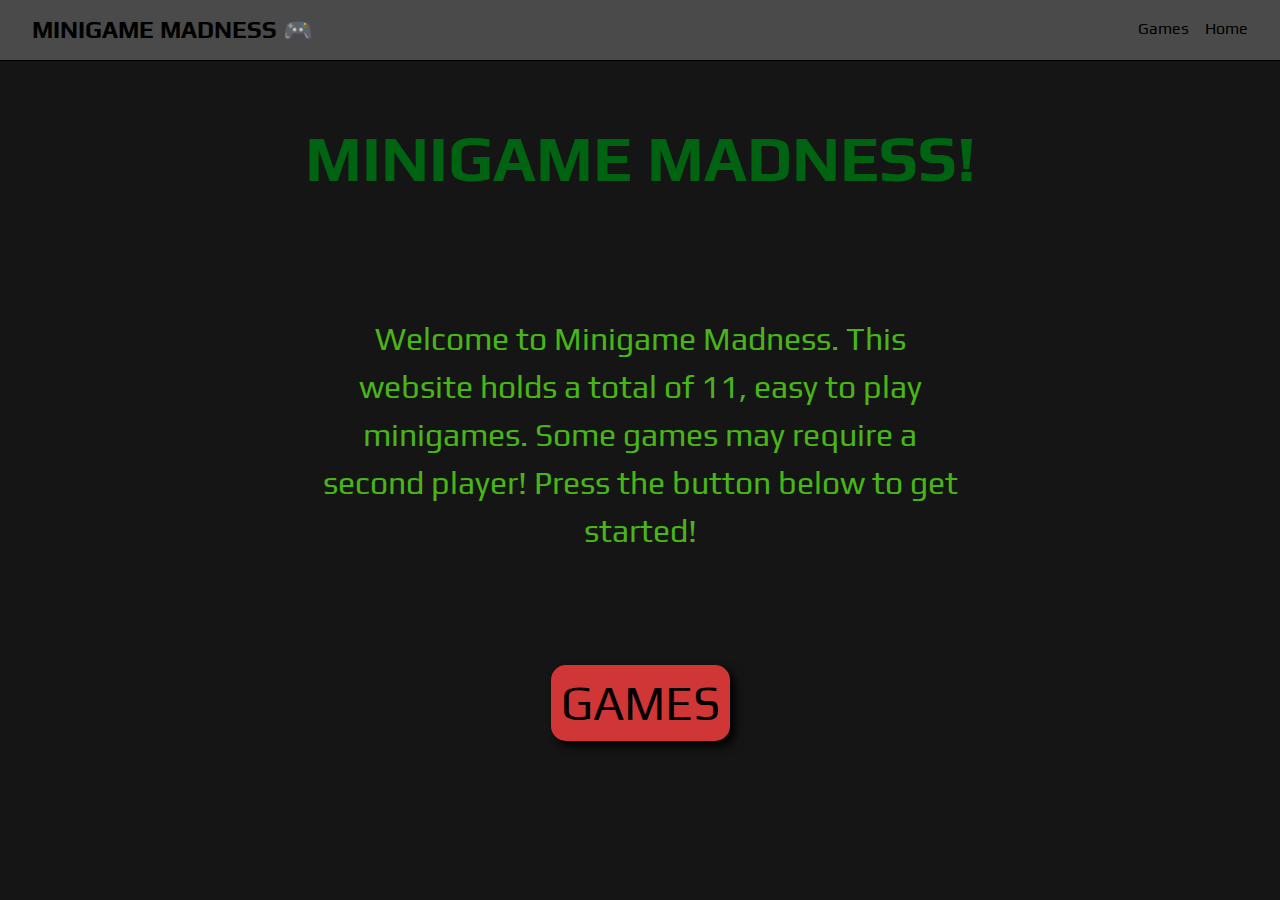
<file: index.html>
<!DOCTYPE html>
<html lang="en">

<head>
  <meta charset="UTF-8">
  <meta http-equiv="X-UA-Compatible" content="IE=edge">
  <meta name="viewport" content="width=device-width, initial-scale=1.0">
  <link rel="stylesheet" href="/games/main.css">
  <link rel="preconnect" href="https://fonts.googleapis.com">
  <link rel="preconnect" href="https://fonts.gstatic.com" crossorigin>
  <link href="https://fonts.googleapis.com/css2?family=Play&display=swap" rel="stylesheet">
  <title>Minigame Madness</title>
</head>

<body class="home-body">
  <nav>
    <h2 id="nav-head"><a href="./index.html">MINIGAME MADNESS &#127918;</a></h2>
    <ul>
      <li class="nav-a"><a href="/games/games.html">Games</a></li>
      <li class="nav-a"><a href="index.html">Home</a></li>
    </ul>
  </nav>
  <div>
    <h1 class="home-head">MINIGAME MADNESS!</h1>
    <div class="home-p-div">
    <p class="home-p">Welcome to Minigame Madness. This website holds a total of 11, easy to play minigames. Some games may require a
      second player! Press the button below to get started!</p>
    </div>
    <a href="/games/games.html"><button class="home-button">GAMES</button></a>
  </div>
</body>

</html>
</file>
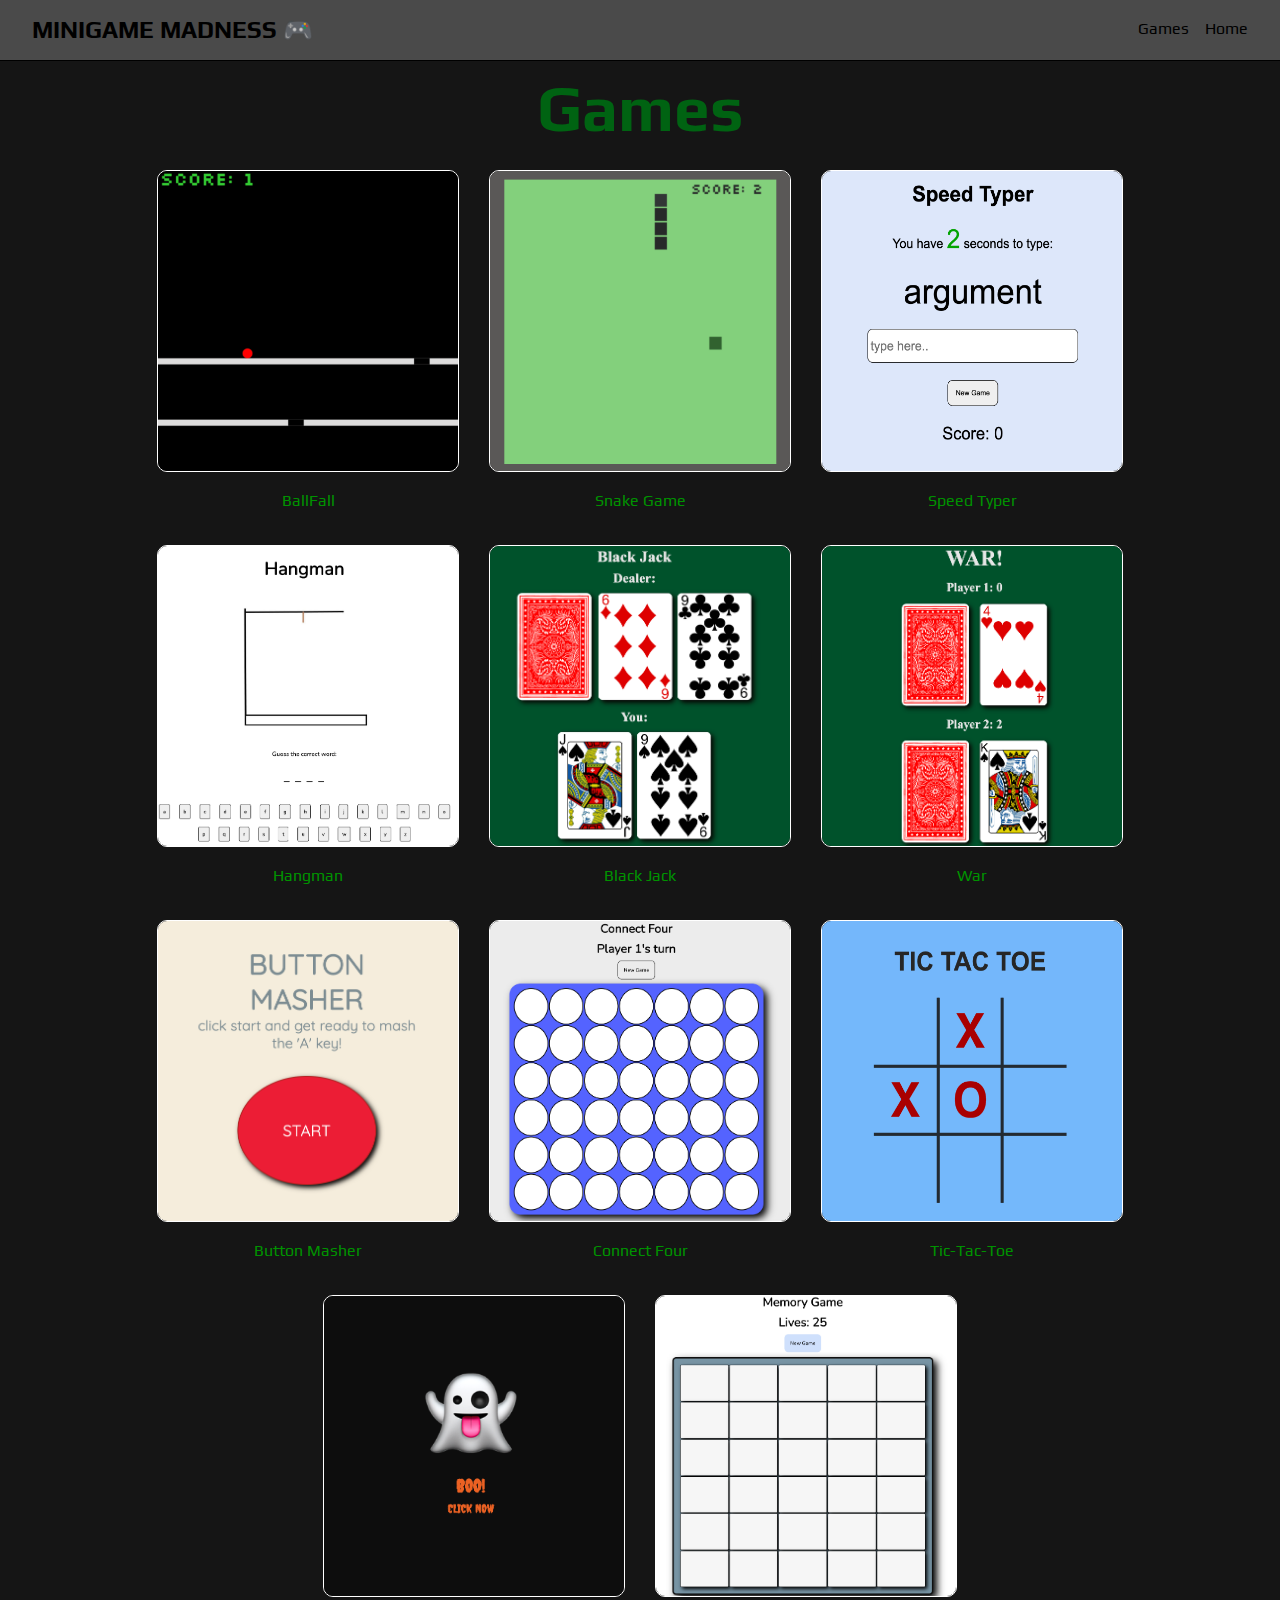
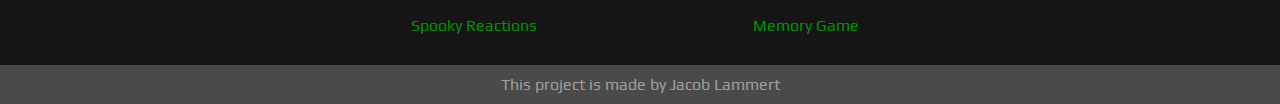
<file: games/games.html>
<!DOCTYPE html>
<html lang="en">

<head>
  <meta charset="UTF-8">
  <meta http-equiv="X-UA-Compatible" content="IE=edge">
  <meta name="viewport" content="width=device-width, initial-scale=1.0">
  <title>Mini-Games</title>
  <link rel="stylesheet" href="main.css">
  <link href="https://fonts.googleapis.com/css2?family=Play&display=swap" rel="stylesheet">
</head>

<body class="games-body">

  <nav>
    <h2 id="nav-head"><a href="../index.html">MINIGAME MADNESS &#127918;</a></h2>
    <ul>
      <li class="nav-a"><a href="games.html">Games</a></li>
      <li class="nav-a"><a href="../index.html">Home</a></li>
    </ul>
  </nav>

  <h1 id="games-head">Games</h1>
  <div class="games-list">
    <figure>
      <a href="/games/ballFall/ballFall.html"><img class="game-pic" src="./gamePics/ballFallPic.png" alt="BallFall"></a>
      <figcaption class="game-pic-text"><a class="game-pic-a" href="/games/ballFall/ballFall.html">BallFall</a></figcaption>
    </figure>
    <figure>
      <a href="/games/snakeGame/snakeGame.html"><img class="game-pic" src="./gamePics/snakePic.png" alt="Snake Game"></a>
      <figcaption class="game-pic-text"><a class="game-pic-a" href="/games/snakeGame/snakeGame.html">Snake Game</a></figcaption>
    </figure>
    <figure>
      <a href="/games/speedTyper/speedTyper.html"><img class="game-pic" src="./gamePics/typerPic.png" alt="Speed Typer"></a>
      <figcaption class="game-pic-text"><a class="game-pic-a" href="/games/speedTyper/speedTyper.html">Speed Typer</a></figcaption>
    </figure>
    <figure>
      <a href="/games/hangman/hangman.html"><img class="game-pic" src="./gamePics/hangPic.png" alt="Hangman"></a>
      <figcaption class="game-pic-text"><a class="game-pic-a" href="/games/hangman/hangman.html">Hangman</a></figcaption>
    </figure>
    <figure>
      <a href="/games/blackjack/blackjack.html"><img class="game-pic" src="./gamePics/blackjackPic.png" alt="Black Jack"></a>
      <figcaption class="game-pic-text"><a class="game-pic-a" href="/games/blackjack/blackjack.html">Black Jack</a></figcaption>
    </figure>
    <figure>
      <a href="/games/war/war.html"><img class="game-pic" src="./gamePics/warPic.png" alt="War"></a>
      <figcaption class="game-pic-text"><a class="game-pic-a" href="/games/war/war.html" >War</a></figcaption>
    </figure>
    <figure>
      <a href="/games/buttonMasher/buttomMash.html"><img class="game-pic" src="./gamePics/mashPic.png" alt="Button Masher"></a>
      <figcaption class="game-pic-text"><a class="game-pic-a" href="/games/buttonMasher/buttomMash.html">Button Masher</a></figcaption>
    </figure>
    <figure>
      <a href="/games/connectFour/connectFour.html"><img class="game-pic" src="./gamePics/cFourPic.png" alt="Connect Four"></a>
      <figcaption class="game-pic-text"><a class="game-pic-a" href="/games/connectFour/connectFour.html">Connect Four</a></figcaption>
    </figure>
    <figure>
      <a href="/games/ticTacToe/ticTacToe.html"><img class="game-pic" src="./gamePics/tttPic.png" alt="Tic-Tac-Toe"></a>
      <figcaption class="game-pic-text"><a class="game-pic-a" href="/games/ticTacToe/ticTacToe.html">Tic-Tac-Toe</a></figcaption>
    </figure>
    <figure>
      <a href="/games/reactionGame/reaction.html"><img class="game-pic" src="./gamePics/reactPic.png" alt="Spooky Reactions"></a>
      <figcaption class="game-pic-text"><a class="game-pic-a" href="/games/reactionGame/reaction.html">Spooky Reactions</a></figcaption>
    </figure>
    <figure>
      <a href="/games/memoryGame/memoryGame.html"><img class="game-pic" src="./gamePics/memoryPic.png" alt="Memory Game"></a>
      <figcaption class="game-pic-text"><a class="game-pic-a" href="/games/memoryGame/memoryGame.html">Memory Game</a></figcaption>
    </figure>

  </div>
</body>

<footer>This project is made by Jacob Lammert</footer>

</html>
</file>
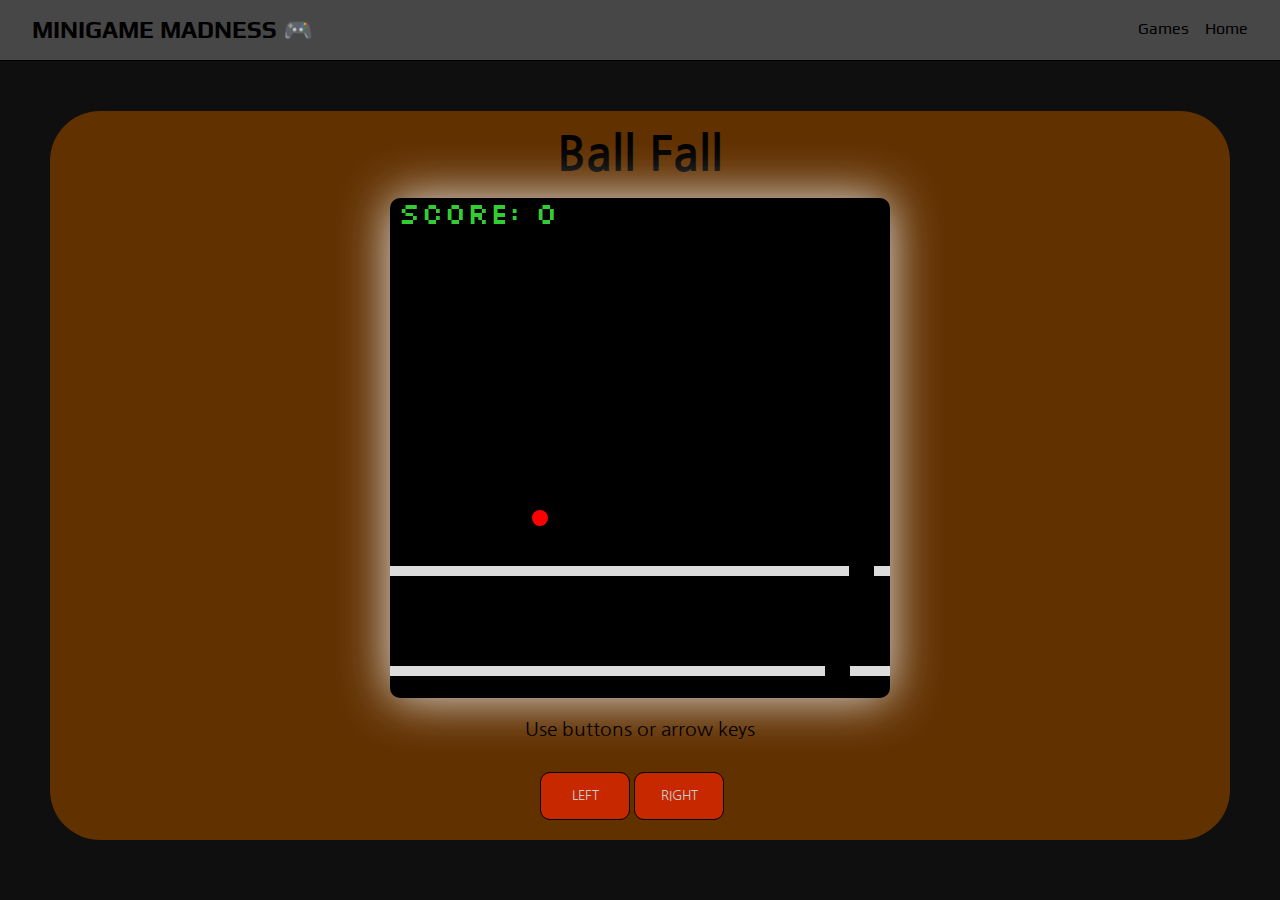
<file: games/ballFall/ballFall.html>
<!DOCTYPE html>
<html lang="en">

<head>
    <meta charset="UTF-8">
    <meta http-equiv="X-UA-Compatible" content="IE=edge">
    <meta name="viewport" content="width=device-width, initial-scale=1.0">
    <link rel="stylesheet" href="../main.css">
    <link href="https://fonts.googleapis.com/css2?family=Nanum+Gothic&family=Silkscreen&display=swap" rel="stylesheet">
    <link href="https://fonts.googleapis.com/css2?family=Play&display=swap" rel="stylesheet">
    <title>Ball Fall</title>
</head>

<body class="ballfall-body-main">

    <!--NAV BAR-->
    <nav>
        <h2 id="nav-head"><a href="../../index.html">MINIGAME MADNESS &#127918;</a></h2>
        <ul>
            <li class="nav-a"><a href="../games.html">Games</a></li>
            <li class="nav-a"><a href="../../index.html">Home</a></li>
        </ul>
    </nav>
    <!------------>

    <div class="ballfall-body"">
    <h1 class=" ballfall-head">Ball Fall</h1>
        <canvas id="ballfall-canvas" width="500" height="500" style="background-color: black;"></canvas>
        <p class="button-text">Use buttons or arrow keys</p>
        <div class="ballfall-buttons">
            <button id="left" style="background-color: #c72800">LEFT</button>
            <button id="right" style="background-color: #c72800">RIGHT</button>
        </div>
    </div>

    <script src="ballFall.js"></script>
</body>

</html>
</file>
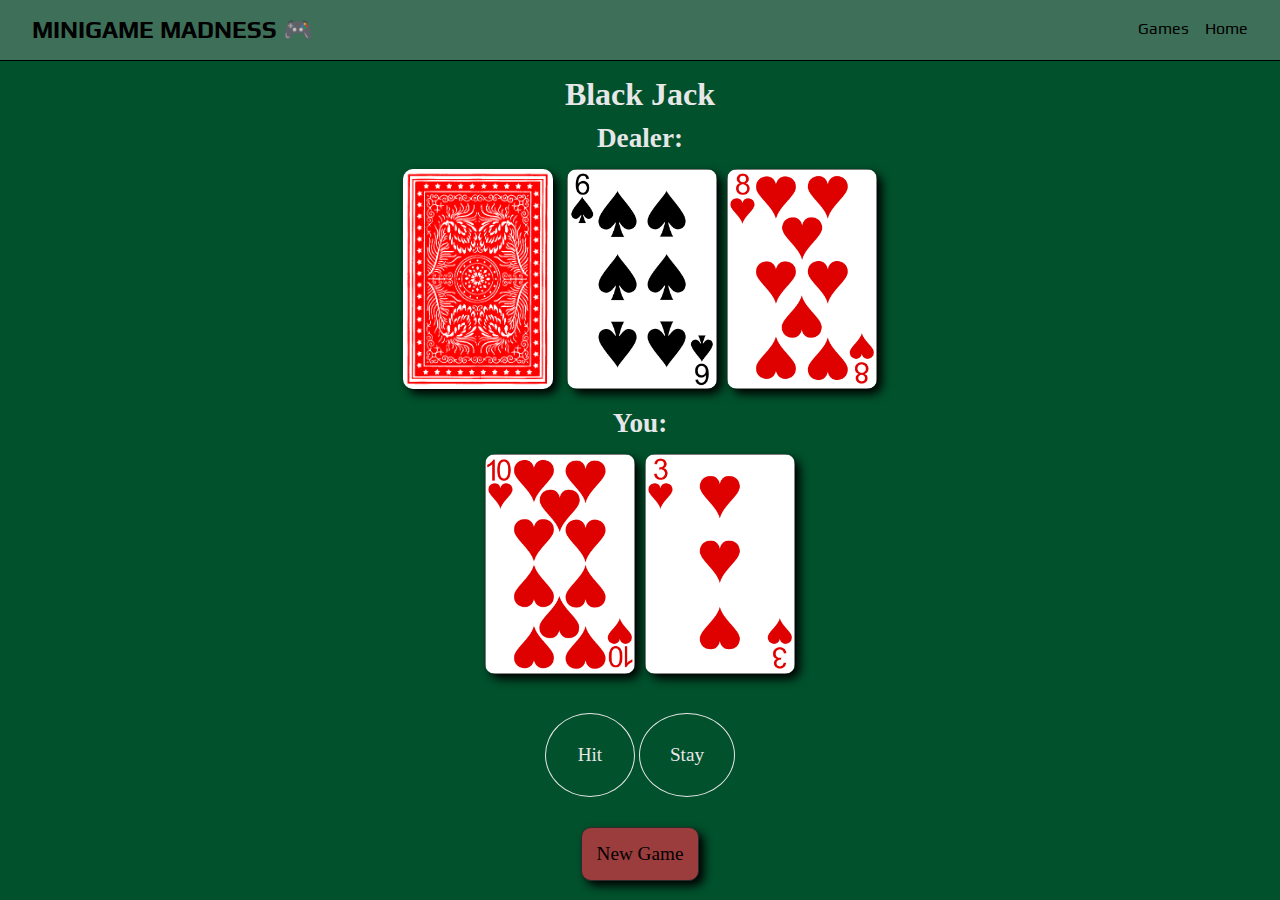
<file: games/blackjack/blackjack.html>
<!DOCTYPE html>
<html lang="en">

<head>
    <meta charset="UTF-8">
    <meta http-equiv="X-UA-Compatible" content="IE=edge">
    <meta name="viewport" content="width=device-width, initial-scale=1.0">
    <link rel="stylesheet" href="../main.css">
    <link href="https://fonts.googleapis.com/css2?family=Play&display=swap" rel="stylesheet">
    <title>Black Jack</title>
</head>

<!--NAV BAR-->
<nav>
    <h2 id="nav-head"><a href="../../index.html">MINIGAME MADNESS &#127918;</a></h2>
    <ul>
        <li class="nav-a"><a href="../games.html">Games</a></li>
        <li class="nav-a"><a href="../../index.html">Home</a></li>
    </ul>
</nav>
<!------------>

<body class="black-body">
    <h1 id="black-head">Black Jack</h1>
    <h2 class="black-heads">Dealer: <span id="dealer-sum"></span></h2>
    <div id="dealer-cards">
        <img id="hidden" src="../back.png" alt="">
    </div>

    <h2 class="black-heads">You: <span id="your-sum"></span></h2>
    <div id="your-cards"></div>

    <div class="black-buttons">
        <button id="hit">Hit</button>
        <button id="stay">Stay</button>
        <p id="results"></p>
    </div>
    <div class="black-buttons">
        <button id="black-reset">New Game</button>
    </div>

    <script src="blackjack.js"></script>
</body>

</html>
</file>
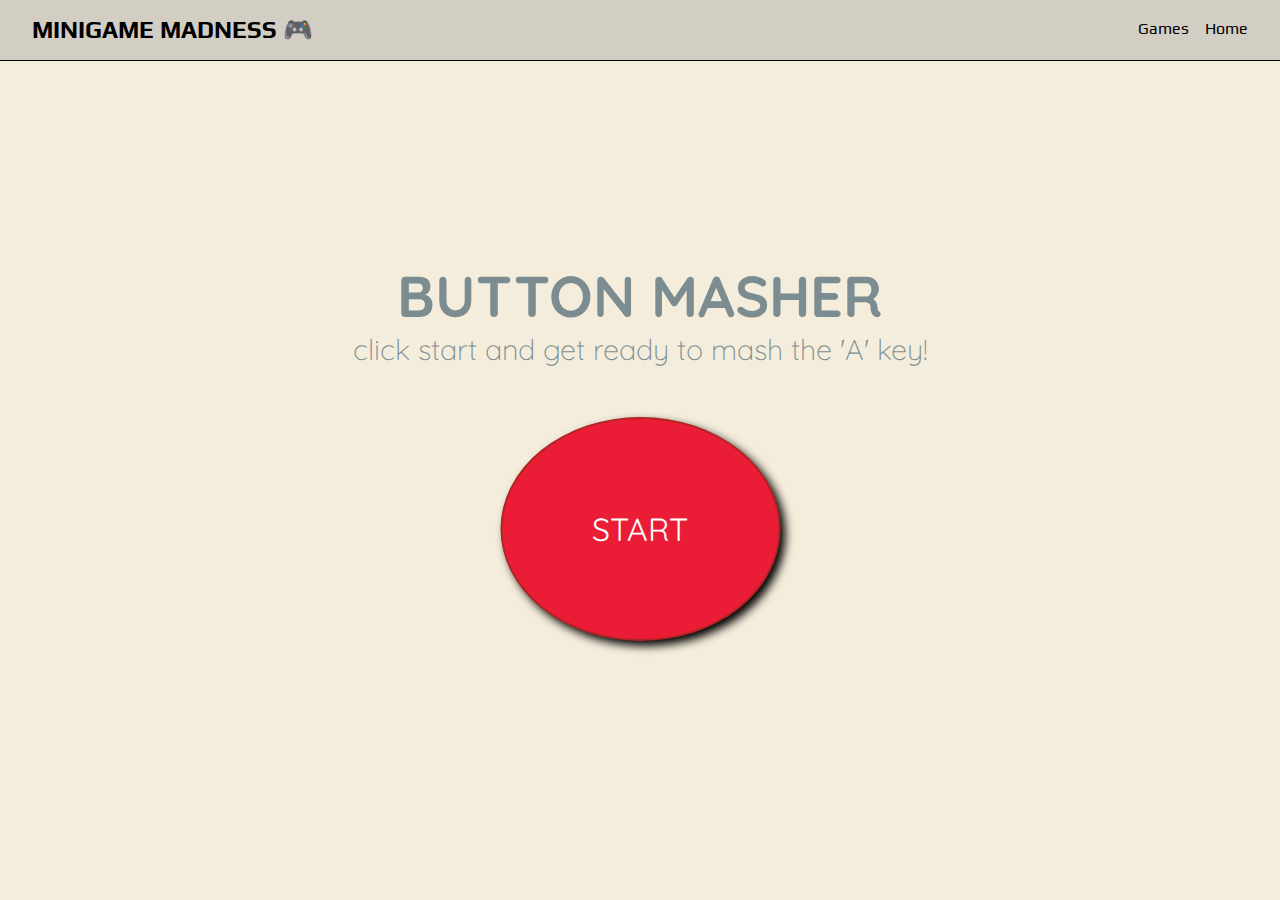
<file: games/buttonMasher/buttomMash.html>
<!DOCTYPE html>
<html lang="en">

<head>
    <meta charset="UTF-8">
    <meta http-equiv="X-UA-Compatible" content="IE=edge">
    <meta name="viewport" content="width=device-width, initial-scale=1.0">
    <link rel="stylesheet" href="../main.css">
    <link href="https://fonts.googleapis.com/css2?family=Play&display=swap" rel="stylesheet">
    <link rel="preconnect" href="https://fonts.googleapis.com">
    <link rel="preconnect" href="https://fonts.gstatic.com" crossorigin>
    <link href="https://fonts.googleapis.com/css2?family=Quicksand&display=swap" rel="stylesheet">
    <title>Masher Mayham</title>
</head>

<body style="background-color: #F5EDDC;">

    <!--NAV BAR-->
    <nav>
        <h2 id="nav-head"><a href="../../index.html">MINIGAME MADNESS &#127918;</a></h2>
        <ul>
            <li class="nav-a"><a href="../games.html">Games</a></li>
            <li class="nav-a"><a href="../../index.html">Home</a></li>
        </ul>
    </nav>
    <!------------>

    <div class="mash-game-text">
        <h1>BUTTON MASHER</h1>
        <p>click start and get ready to mash the 'A' key!</p>
        <button class="mash-start">START</button>
    </div>

    <script src="buttomMash.js"></script>
</body>

</html>
</file>
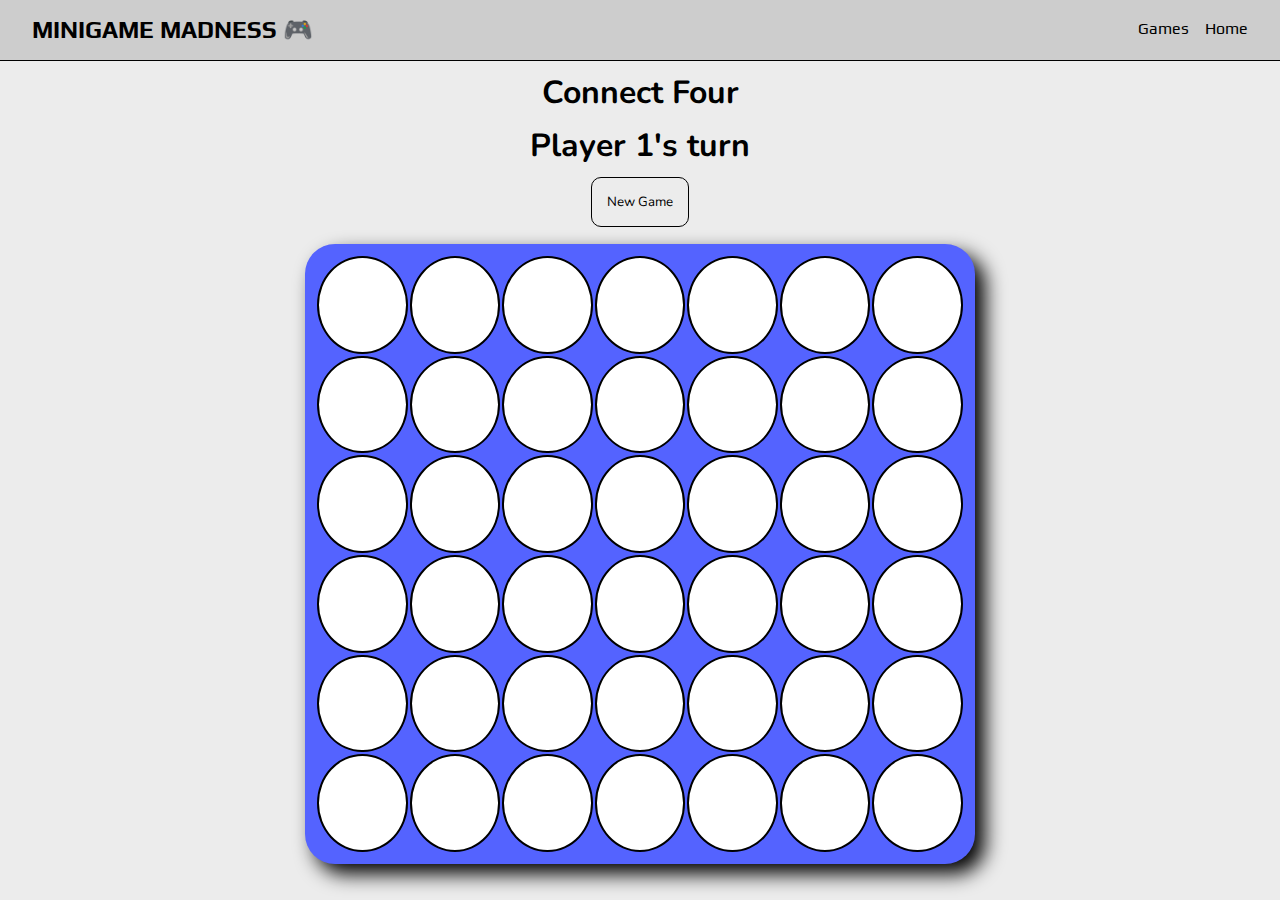
<file: games/connectFour/connectFour.html>
<!DOCTYPE html>
<html lang="en">

<head>
    <meta charset="UTF-8">
    <meta http-equiv="X-UA-Compatible" content="IE=edge">
    <meta name="viewport" content="width=device-width, initial-scale=1.0">
    <link rel="stylesheet" href="../main.css">
    <link href="https://fonts.googleapis.com/css2?family=Play&display=swap" rel="stylesheet">
    <link rel="preconnect" href="https://fonts.googleapis.com">
    <link rel="preconnect" href="https://fonts.gstatic.com" crossorigin>
    <link href="https://fonts.googleapis.com/css2?family=Nunito&display=swap" rel="stylesheet">
    <title>Connect 4</title>
</head>

<body style="background-color: #ECECEC">

    <!--NAV BAR-->
    <nav>
        <h2 id="nav-head"><a href="../../index.html">MINIGAME MADNESS &#127918;</a></h2>
        <ul>
            <li class="nav-a"><a href="../games.html">Games</a></li>
            <li class="nav-a"><a href="../../index.html">Home</a></li>
        </ul>
    </nav>
    <!------------>

    <h1 class="connect-head">Connect Four</h1>
    <h2 class="player-turn">Player 1's turn</h2>
    <div class="connect-board">
        <table>
            <tr>
                <td class="slot"></td>
                <td class="slot"></td>
                <td class="slot"></td>
                <td class="slot"></td>
                <td class="slot"></td>
                <td class="slot"></td>
                <td class="slot"></td>
            </tr>
            <tr>
                <td class="slot"></td>
                <td class="slot"></td>
                <td class="slot"></td>
                <td class="slot"></td>
                <td class="slot"></td>
                <td class="slot"></td>
                <td class="slot"></td>
            </tr>
            <tr>
                <td class="slot"></td>
                <td class="slot"></td>
                <td class="slot"></td>
                <td class="slot"></td>
                <td class="slot"></td>
                <td class="slot"></td>
                <td class="slot"></td>
            </tr>
            <tr>
                <td class="slot"></td>
                <td class="slot"></td>
                <td class="slot"></td>
                <td class="slot"></td>
                <td class="slot"></td>
                <td class="slot"></td>
                <td class="slot"></td>
            </tr>
            <tr>
                <td class="slot"></td>
                <td class="slot"></td>
                <td class="slot"></td>
                <td class="slot"></td>
                <td class="slot"></td>
                <td class="slot"></td>
                <td class="slot"></td>
            </tr>
            <tr>
                <td class="slot"></td>
                <td class="slot"></td>
                <td class="slot"></td>
                <td class="slot"></td>
                <td class="slot"></td>
                <td class="slot"></td>
                <td class="slot"></td>
            </tr>
        </table>
    </div>

    <div class="button-div">
        <button id="connect-reset">New Game</button>
    </div>

    <script src="connectFour.js"></script>
</body>

</html>
</file>
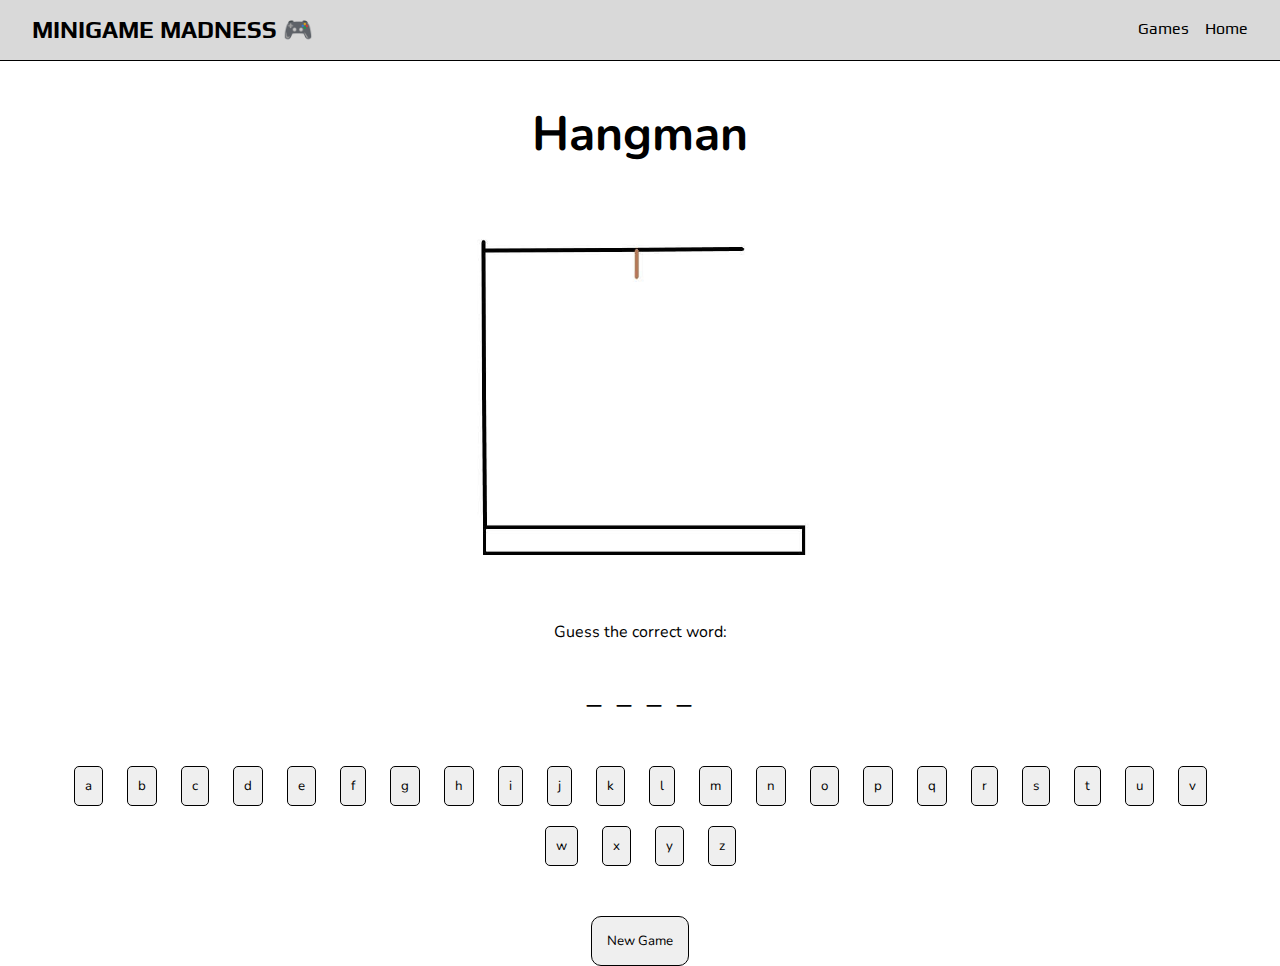
<file: games/hangman/hangman.html>
<!DOCTYPE html>
<html lang="en">

<head>
    <meta charset="UTF-8">
    <meta http-equiv="X-UA-Compatible" content="IE=edge">
    <meta name="viewport" content="width=device-width, initial-scale=1.0">
    <link rel="stylesheet" href="../main.css">
    <link href="https://fonts.googleapis.com/css2?family=Play&display=swap" rel="stylesheet">
    <link rel="preconnect" href="https://fonts.googleapis.com">
    <link rel="preconnect" href="https://fonts.gstatic.com" crossorigin>
    <link href="https://fonts.googleapis.com/css2?family=Nunito&display=swap" rel="stylesheet">
    <title>Hangman</title>
</head>

<body class="hang-body">

    <!--NAV BAR-->
    <nav>
        <h2 id="nav-head"><a href="../../index.html">MINIGAME MADNESS &#127918;</a></h2>
        <ul>
            <li class="nav-a"><a href="../games.html">Games</a></li>
            <li class="nav-a"><a href="../../index.html">Home</a></li>
        </ul>
    </nav>
    <!------------>

    <div class="hang-game">
        <h1 class="hang-head">Hangman</h1>
        <img class="hang-pic" src="./hangmanPics/0.JPG" alt="firstPic">
        <div class="hang-guess">
            <p class="hang-text">Guess the correct word:</p>
            <p class="hang-word"></p>
            <div id="keyboard"></div>
            <button id="hang-reset">New Game</button>
        </div>
    </div>



    <script src="../words.js"></script>
    <script src="hangman.js"></script>
</body>

</html>
</file>
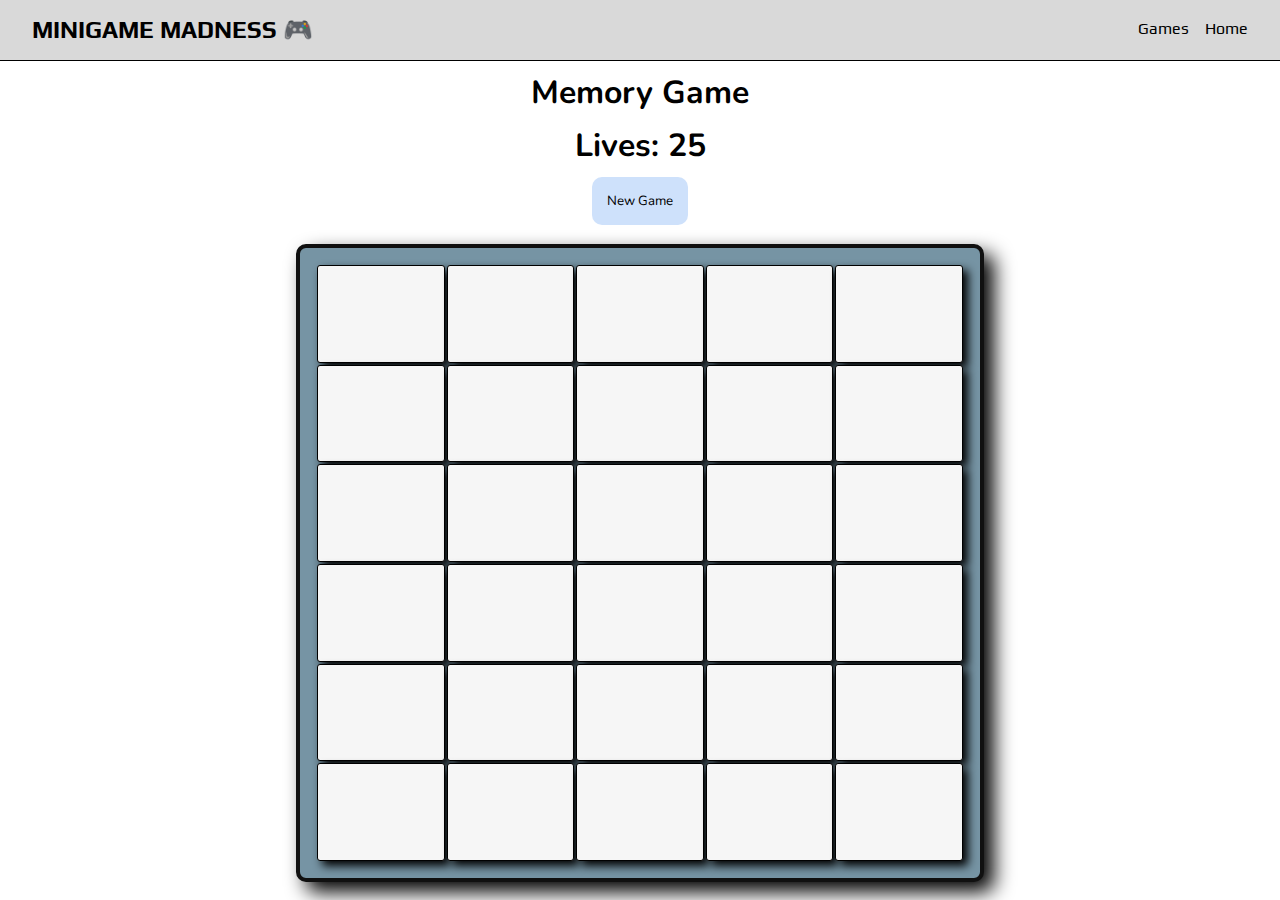
<file: games/memoryGame/memoryGame.html>
<!DOCTYPE html>
<html lang="en">

<head>
    <meta charset="UTF-8">
    <meta http-equiv="X-UA-Compatible" content="IE=edge">
    <meta name="viewport" content="width=device-width, initial-scale=1.0">
    <link rel="stylesheet" href="../main.css">
    <link href="https://fonts.googleapis.com/css2?family=Play&display=swap" rel="stylesheet">
    <link rel="preconnect" href="https://fonts.googleapis.com">
    <link rel="preconnect" href="https://fonts.gstatic.com" crossorigin>
    <link href="https://fonts.googleapis.com/css2?family=Nunito&display=swap" rel="stylesheet">
    <title>Memory Game</title>
</head>

<body>

    <!--NAV BAR-->
    <nav>
        <h2 id="nav-head"><a href="../../index.html">MINIGAME MADNESS &#127918;</a></h2>
        <ul>
            <li class="nav-a"><a href="../games.html">Games</a></li>
            <li class="nav-a"><a href="../../index.html">Home</a></li>
        </ul>
    </nav>
    <!------------>

    <h1 class="memory-head">Memory Game</h1>
    <div>
        <h2 class="memory-lives">Lives: 25</h2>
        <div class="button-div">
            <button id="memory-reset">New Game</button>
        </div>
    </div>

    <div class="memory-board">
        <table>
            <tr>
                <td class="memory-box text-hide"></td>
                <td class="memory-box text-hide"></td>
                <td class="memory-box text-hide"></td>
                <td class="memory-box text-hide"></td>
                <td class="memory-box text-hide"></td>
            </tr>
            <tr>
                <td class="memory-box text-hide"></td>
                <td class="memory-box text-hide"></td>
                <td class="memory-box text-hide"></td>
                <td class="memory-box text-hide"></td>
                <td class="memory-box text-hide"></td>
            </tr>
            <tr>
                <td class="memory-box text-hide"></td>
                <td class="memory-box text-hide"></td>
                <td class="memory-box text-hide"></td>
                <td class="memory-box text-hide"></td>
                <td class="memory-box text-hide"></td>
            </tr>
            <tr>
                <td class="memory-box text-hide"></td>
                <td class="memory-box text-hide"></td>
                <td class="memory-box text-hide"></td>
                <td class="memory-box text-hide"></td>
                <td class="memory-box text-hide"></td>
            </tr>
            <tr>
                <td class="memory-box text-hide"></td>
                <td class="memory-box text-hide"></td>
                <td class="memory-box text-hide"></td>
                <td class="memory-box text-hide"></td>
                <td class="memory-box text-hide"></td>
            </tr>
            <tr>
                <td class="memory-box text-hide"></td>
                <td class="memory-box text-hide"></td>
                <td class="memory-box text-hide"></td>
                <td class="memory-box text-hide"></td>
                <td class="memory-box text-hide"></td>
            </tr>
        </table>
    </div>

    <script src="memoryGame.js"></script>
</body>

</html>
</file>
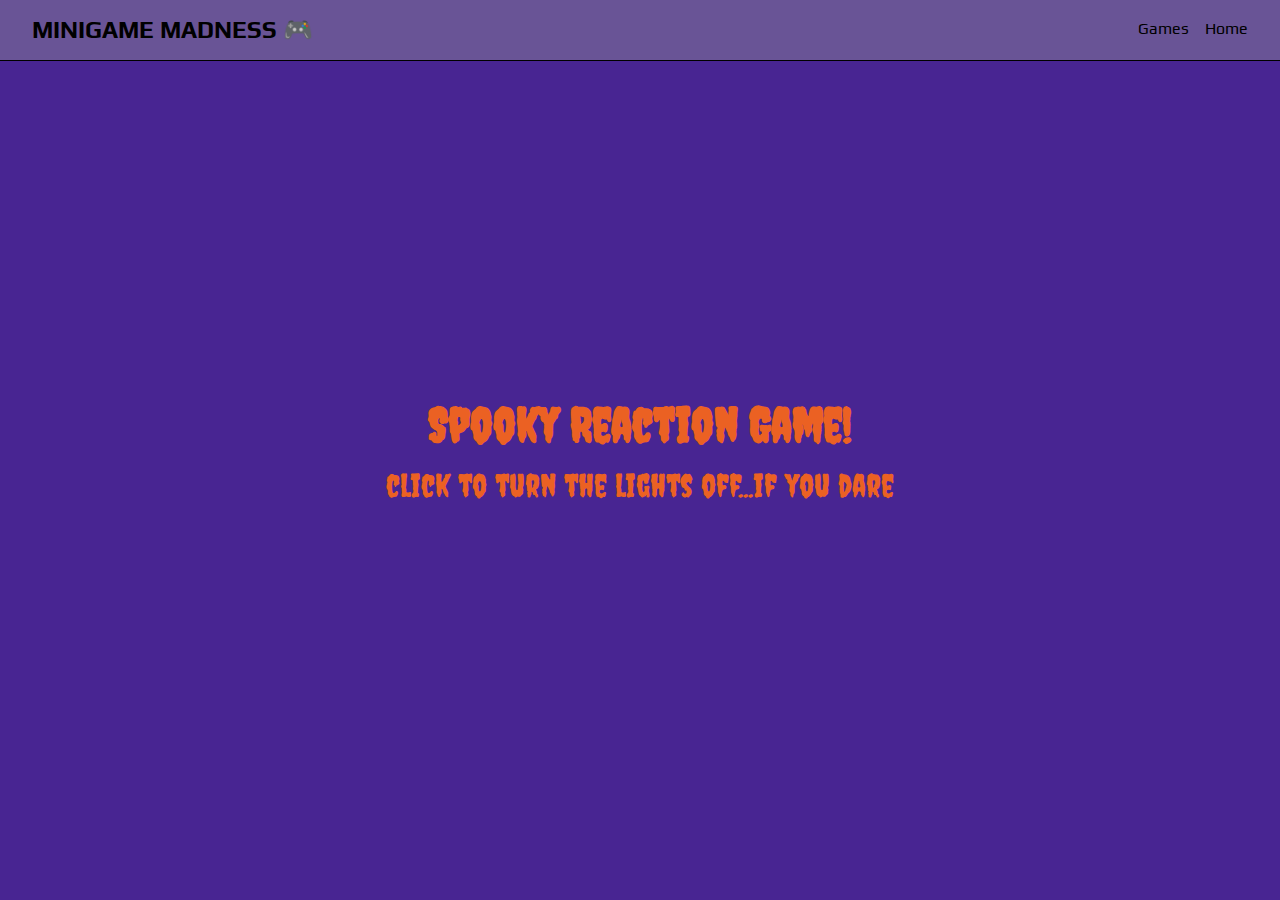
<file: games/reactionGame/reaction.html>
<!DOCTYPE html>
<html lang="en">

<head>
    <meta charset="UTF-8">
    <meta http-equiv="X-UA-Compatible" content="IE=edge">
    <meta name="viewport" content="width=device-width, initial-scale=1.0">
    <link rel="stylesheet" href="../main.css">
    <link href="https://fonts.googleapis.com/css2?family=Play&display=swap" rel="stylesheet">
    <link rel="preconnect" href="https://fonts.googleapis.com">
    <link rel="preconnect" href="https://fonts.gstatic.com" crossorigin>
    <link href="https://fonts.googleapis.com/css2?family=Creepster&display=swap" rel="stylesheet">
    <title>Spooky Reaction</title>
</head>

<body class="react-body">

    <!--NAV BAR-->
    <nav>
        <h2 id="nav-head"><a href="../../index.html">MINIGAME MADNESS &#127918;</a></h2>
        <ul>
            <li class="nav-a"><a href="../games.html">Games</a></li>
            <li class="nav-a"><a href="../../index.html">Home</a></li>
        </ul>
    </nav>
    <!------------>

    <div class="react-game-text">
        <h1 class="hide spotlight" id="ghost">&#x1F47B</h1>
        <h2 class="react-title">Spooky Reaction Game!</h2>
        <p class="react-p">click to turn the lights off...if you dare</p>
    </div>


    <script src="reaction.js"></script>
</body>

</html>
</file>
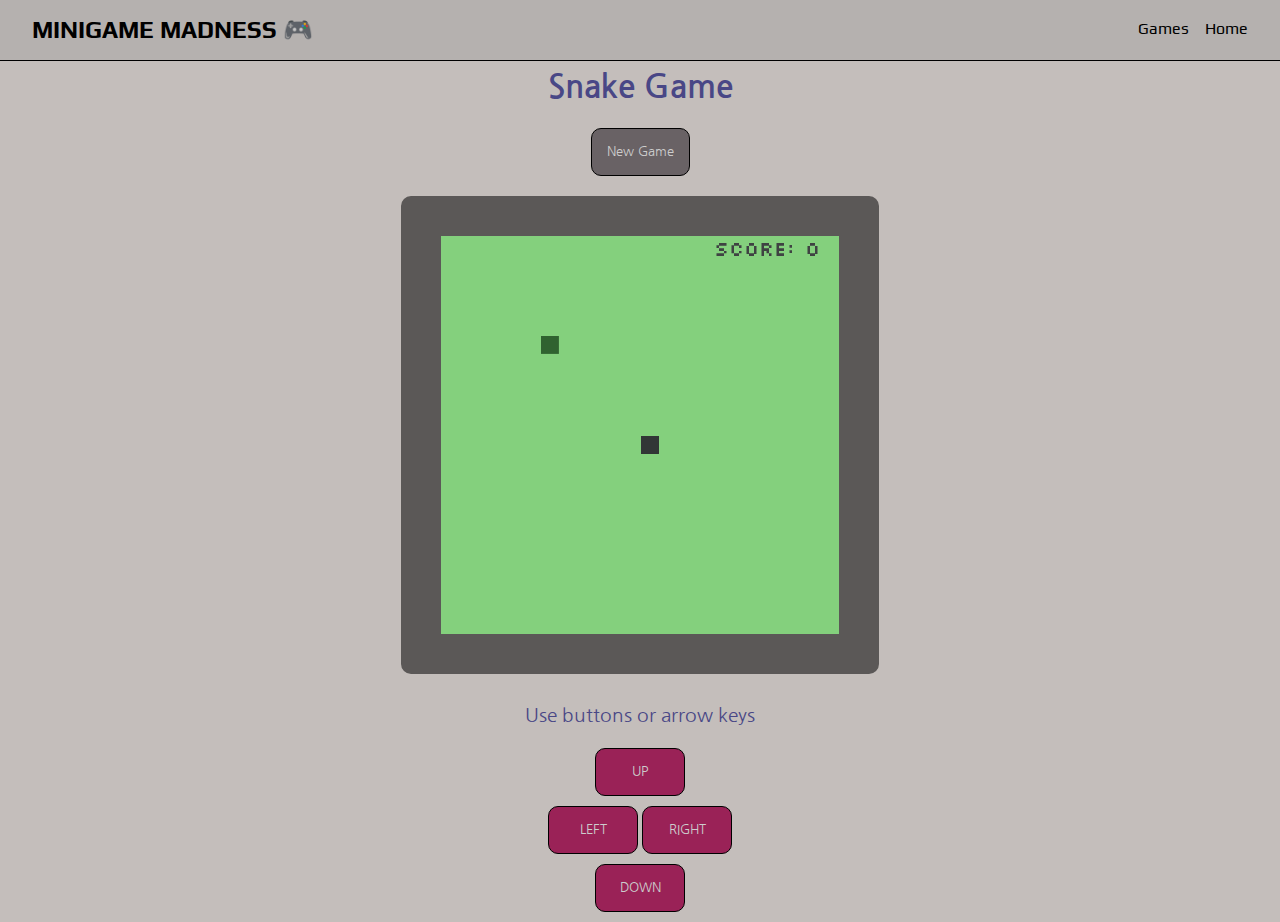
<file: games/snakeGame/snakeGame.html>
<!DOCTYPE html>
<html lang="en">

<head>
    <meta charset="UTF-8">
    <meta http-equiv="X-UA-Compatible" content="IE=edge">
    <meta name="viewport" content="width=device-width, initial-scale=1.0">
    <link rel="stylesheet" href="../main.css">
    <link rel="preconnect" href="https://fonts.googleapis.com">
    <link rel="preconnect" href="https://fonts.googleapis.com">
    <link rel="preconnect" href="https://fonts.gstatic.com" crossorigin>
    <link href="https://fonts.googleapis.com/css2?family=Nanum+Gothic&family=Silkscreen&display=swap" rel="stylesheet">
    <link href="https://fonts.googleapis.com/css2?family=Play&display=swap" rel="stylesheet">
    <title>Snake Game</title>
</head>

<body class="snake-body-main">

    <!--NAV BAR-->
    <nav>
        <h2 id="nav-head"><a href="../../index.html">MINIGAME MADNESS &#127918;</a></h2>
        <ul>
            <li class="nav-a"><a href="../games.html">Games</a></li>
            <li class="nav-a"><a href="../../index.html">Home</a></li>
        </ul>
    </nav>
    <!------------>
    <div class="snake-body">
        <h1 class="snake-head">Snake Game</h1>
        <div class="button-div">
            <button id="snake-reset">New Game</button>
        </div>
        <canvas id="snake-game" width="398" height="398"></canvas>
        <div class="snake-buttons">
            <p class="snake-text">Use buttons or arrow keys</p>
            <div>
                <button id="up">UP</button>
            </div>
            <div>
                <button id="left">LEFT</button>
                <button id="right">RIGHT</button>
            </div>
            <div>
                <button id="down">DOWN</button>
            </div>

        </div>

        <script src="snakeGame.js"></script>
    </div>
</body>

</html>
</file>
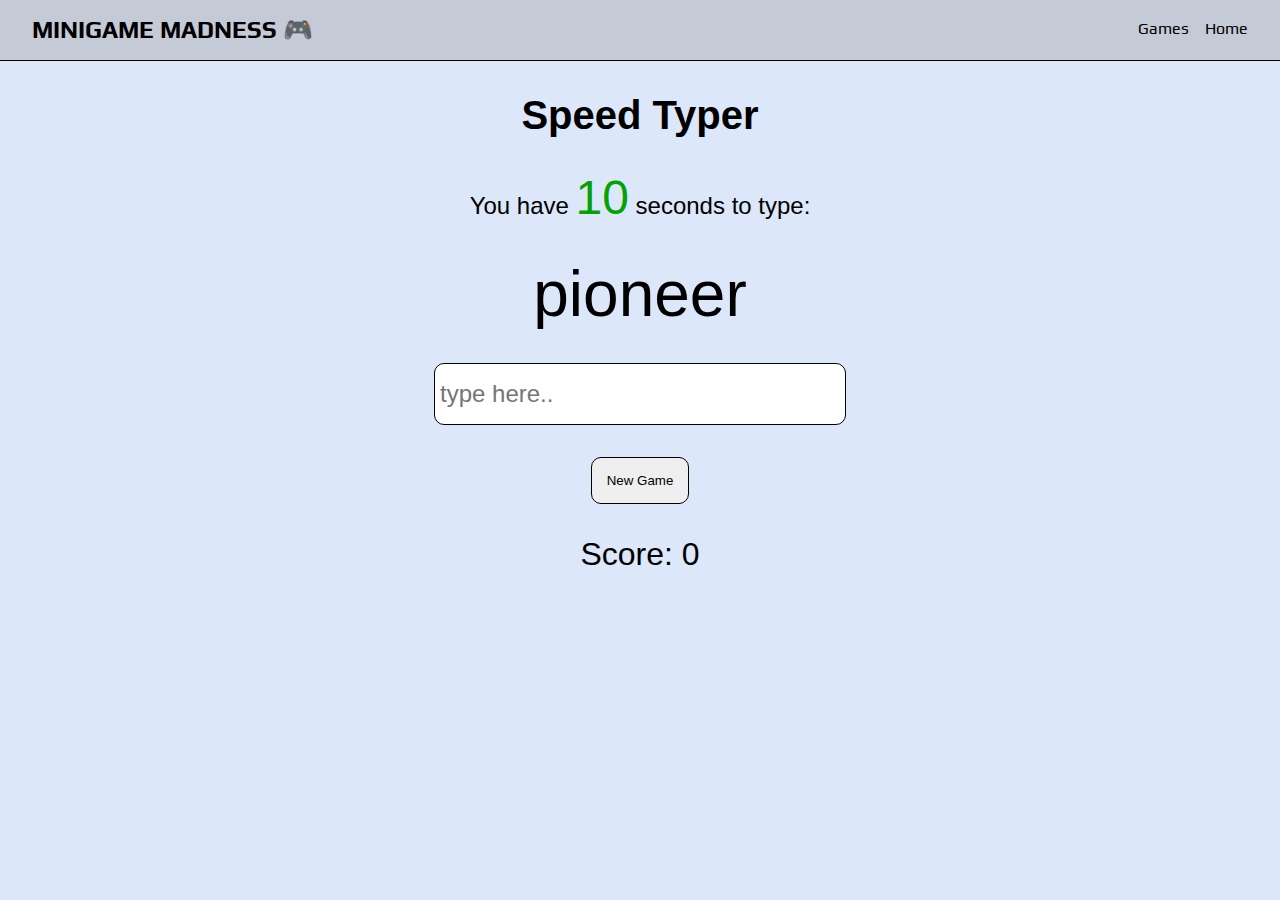
<file: games/speedTyper/speedTyper.html>
<!DOCTYPE html>
<html lang="en">

<head>
    <meta charset="UTF-8">
    <meta http-equiv="X-UA-Compatible" content="IE=edge">
    <meta name="viewport" content="width=device-width, initial-scale=1.0">
    <link rel="stylesheet" href="../main.css">
    <link href="https://fonts.googleapis.com/css2?family=Play&display=swap" rel="stylesheet">
    <title>Speed Typer</title>
</head>

<body style="background-color: #dde7fa;">

    <!--NAV BAR-->
    <nav>
        <h2 id="nav-head"><a href="../../index.html">MINIGAME MADNESS &#127918;</a></h2>
        <ul>
            <li class="nav-a"><a href="../games.html">Games</a></li>
            <li class="nav-a"><a href="../../index.html">Home</a></li>
        </ul>
    </nav>
    <!------------>

    <div class="typer-game">
        <h1 class="typer-head">Speed Typer</h1>
        <p class="typer-seconds">You have <span class="typer-seconds-num">10</span> seconds to type:</p>
        <h2 class="typer-word">start</h2>
        <p class="typer-gameover"></p>
        <input type="text" class="typer-input" placeholder="type here..">
        <br><button class="typer-reset">New Game</button>
        <p class="typer-score">Score: <span class="typer-score-num">0</span></p>
    </div>


    <script src="../words.js"></script>
    <script src="speedTyper.js"></script>
</body>

</html>
</file>
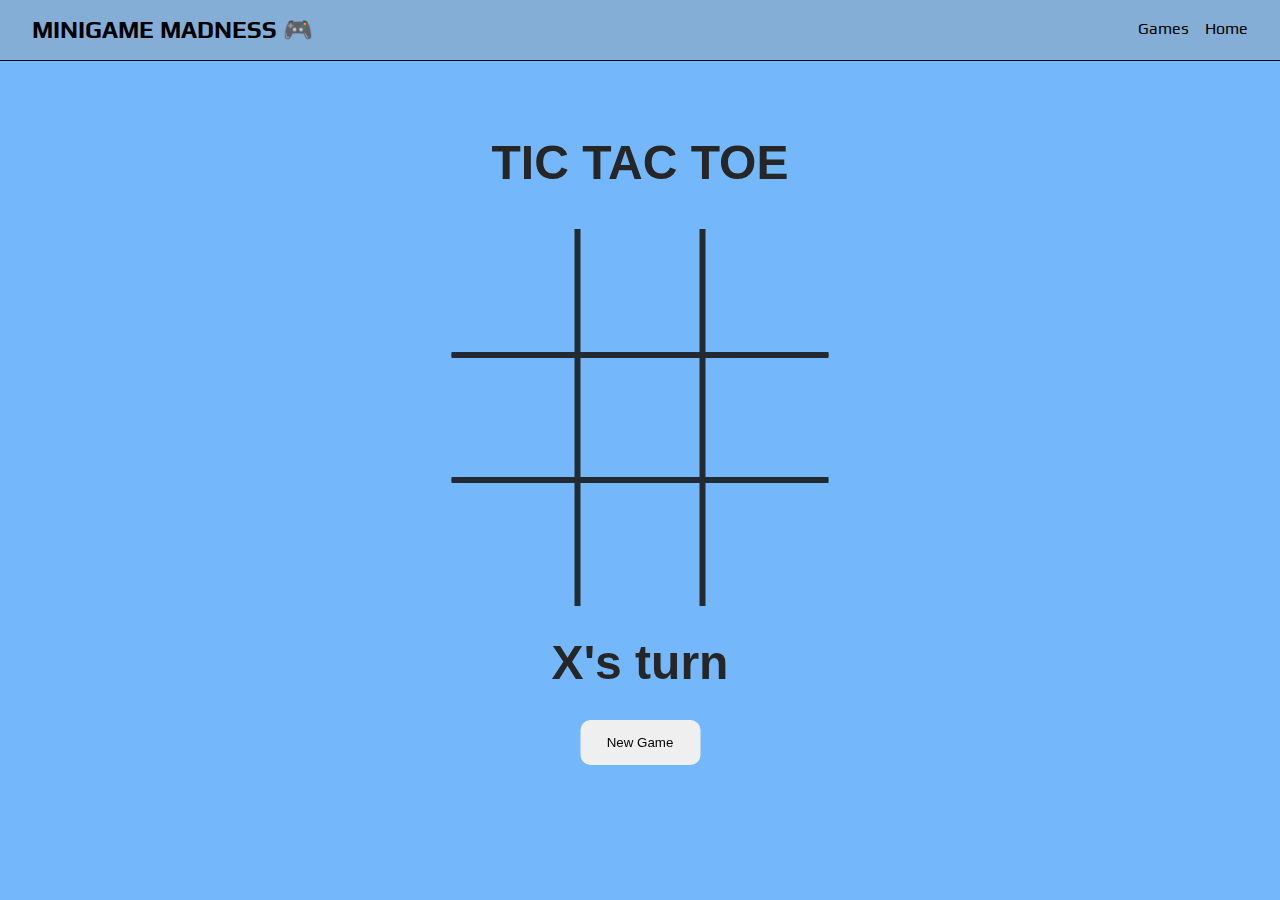
<file: games/ticTacToe/ticTacToe.html>
<!DOCTYPE html>
<html lang="en">

<head>
    <meta charset="UTF-8">
    <meta http-equiv="X-UA-Compatible" content="IE=edge">
    <meta name="viewport" content="width=device-width, initial-scale=1.0">
    <link rel="stylesheet" href="../main.css">
    <link href="https://fonts.googleapis.com/css2?family=Play&display=swap" rel="stylesheet">
    <title>Tic-Tac-Toe</title>
</head>

<body style="background-color: hsl(210, 94%, 72%);">

    <!--NAV BAR-->
    <nav>
        <h2 id="nav-head"><a href="../../index.html">MINIGAME MADNESS &#127918;</a></h2>
        <ul>
            <li class="nav-a"><a href="../games.html">Games</a></li>
            <li class="nav-a"><a href="../../index.html">Home</a></li>
        </ul>
    </nav>
    <!------------>


    <div class="center">
        <h1 class="tic-tac-toe-head">TIC TAC TOE</h1>
        <div class="game-board" id="game-board">
            <div boxIndex="0" class="box" id="box0"></div>
            <div boxIndex="1" class="box" id="box1"></div>
            <div boxIndex="2" class="box" id="box2"></div>
            <div boxIndex="3" class="box" id="box3"></div>
            <div boxIndex="4" class="box" id="box4"></div>
            <div boxIndex="5" class="box" id="box5"></div>
            <div boxIndex="6" class="box" id="box6"></div>
            <div boxIndex="7" class="box" id="box7"></div>
            <div boxIndex="8" class="box" id="box8"></div>
        </div>
        <h2 id="game-status"></h2>
        <div class="button-div">
            <button id="new-game">New Game</button>
        </div>
    </div>

    <script src="ticTacToe.js"></script>
</body>

</html>
</file>
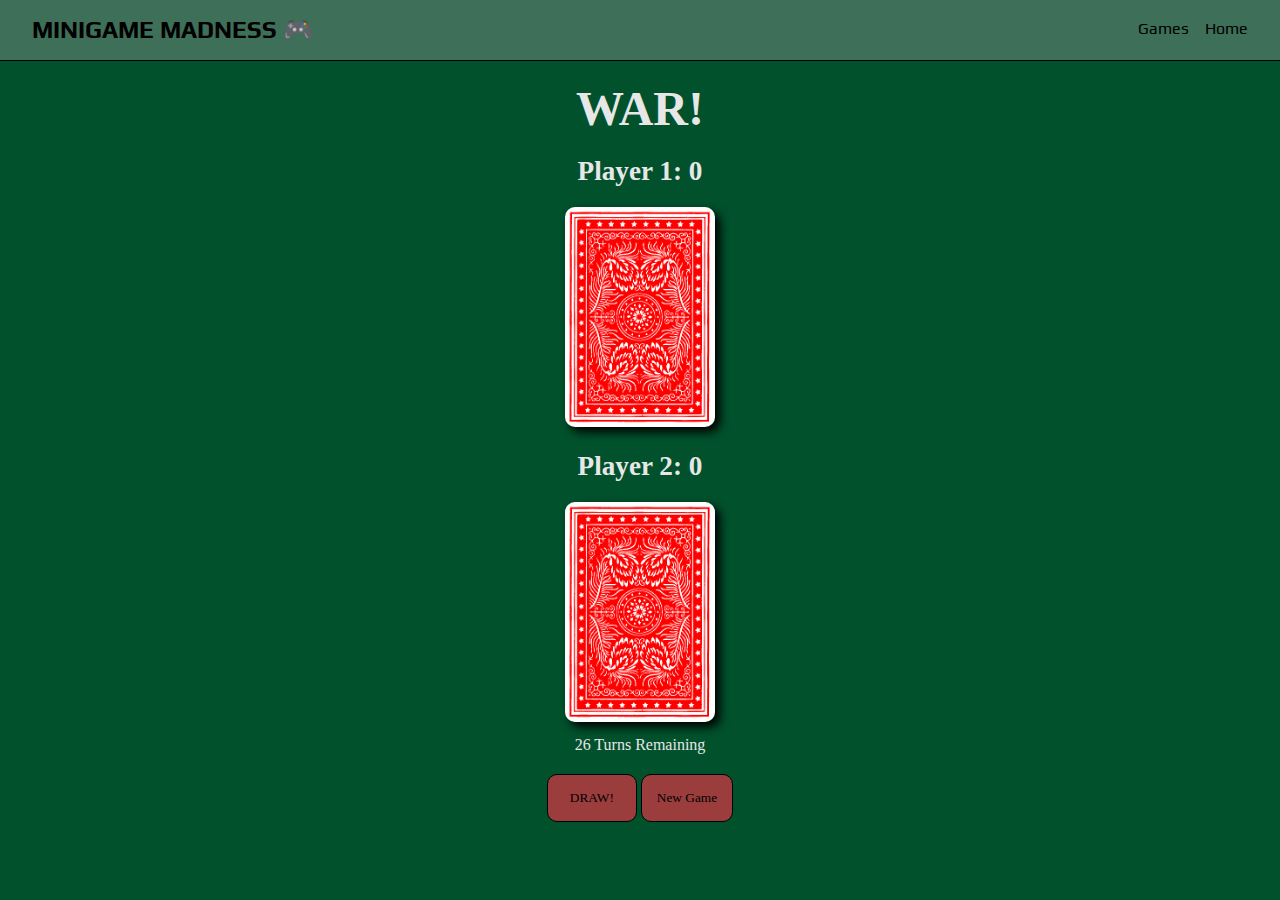
<file: games/war/war 2.html>
<!DOCTYPE html>
<html lang="en">

<head>
    <meta charset="UTF-8">
    <meta http-equiv="X-UA-Compatible" content="IE=edge">
    <meta name="viewport" content="width=device-width, initial-scale=1.0">
    <link rel="stylesheet" href="../main.css">
    <link href="https://fonts.googleapis.com/css2?family=Play&display=swap" rel="stylesheet">
    <title>War</title>
</head>

<body id="war-body">

    <!--NAV BAR-->
    <nav>
        <h2 id="nav-head"><a href="../../index.html">MINIGAME MADNESS &#127918;</a></h2>
        <ul>
            <li class="nav-a"><a href="../games.html">Games</a></li>
            <li class="nav-a"><a href="../../index.html">Home</a></li>
        </ul>
    </nav>
    <!------------>

    <h1 id="war-head">WAR!</h1>
    <h2 class="war-heads">Player 1: <span id="player1-score">0</span></h2>
    <div id="player1-cards">
        <img src="../back.png" alt="">
    </div>

    <h2 class="war-heads">Player 2: <span id="player2-score">0</span></h2>
    <div id="player2-cards">
        <img src="../back.png" alt="">
    </div>

    <p class="turn-num-p"><span class="turn-num">26</span> Turns Remaining</p>
    <p class="say-winner"></p>

    <div class="war-buttons">
        <button id="war-draw">DRAW!</button>
        <button id="war-reset">New Game</button>
    </div>

    <script src="war.js"></script>
</body>

</html>
</file>
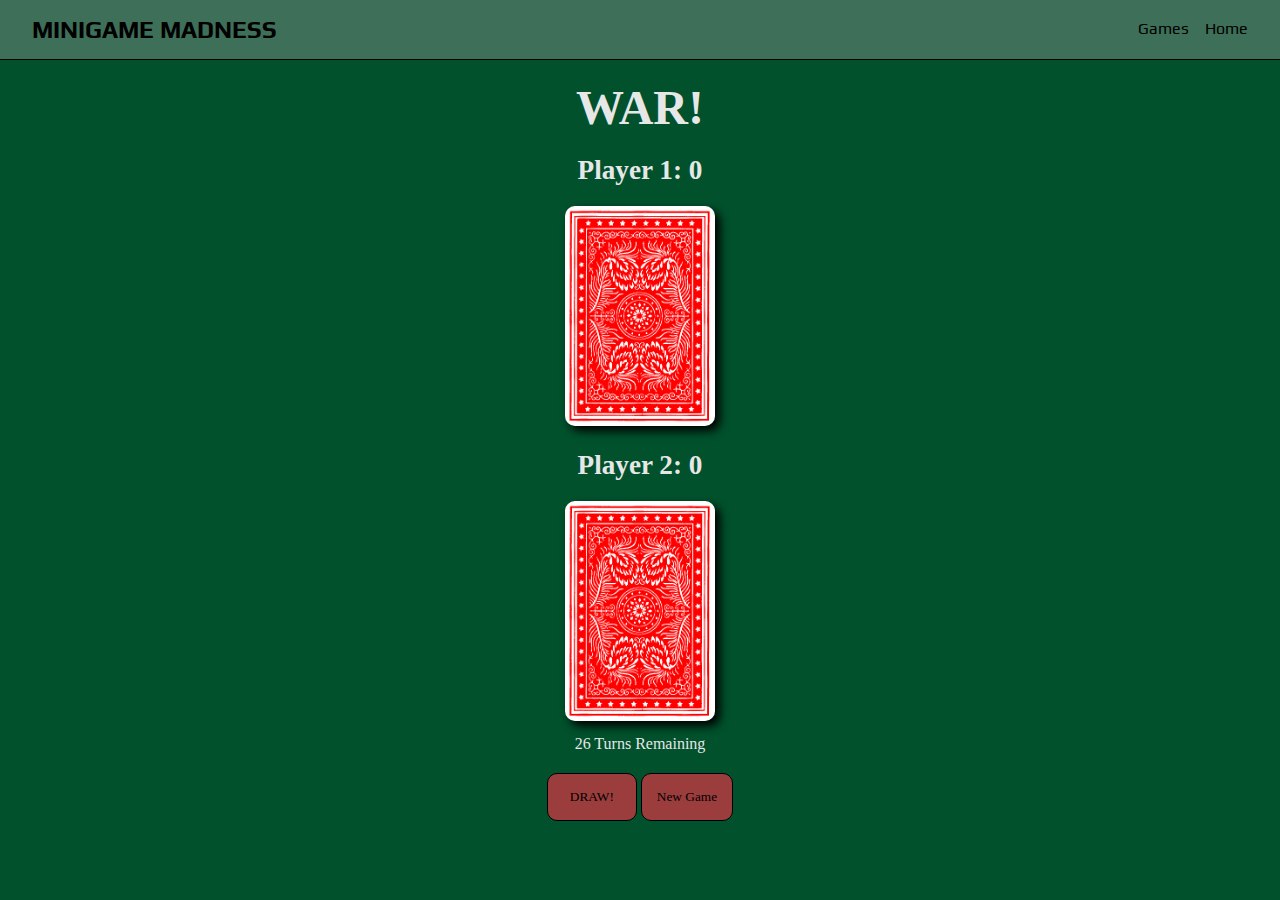
<file: games/war/war 3.html>
<!DOCTYPE html>
<html lang="en">

<head>
    <meta charset="UTF-8">
    <meta http-equiv="X-UA-Compatible" content="IE=edge">
    <meta name="viewport" content="width=device-width, initial-scale=1.0">
    <link rel="stylesheet" href="../main.css">
    <link href="https://fonts.googleapis.com/css2?family=Play&display=swap" rel="stylesheet">
    <title>War</title>
</head>

<body id="war-body">

    <!--NAV BAR-->
    <nav>
        <h2 id="nav-head">MINIGAME MADNESS</h2>
        <ul>
            <li class="nav-a"><a href="../games.html">Games</a></li>
            <li class="nav-a"><a href="../../index.html">Home</a></li>
        </ul>
    </nav>
    <!------------>

    <h1 id="war-head">WAR!</h1>
    <h2 class="war-heads">Player 1: <span id="player1-score">0</span></h2>
    <div id="player1-cards">
        <img src="../back.png" alt="">
    </div>

    <h2 class="war-heads">Player 2: <span id="player2-score">0</span></h2>
    <div id="player2-cards">
        <img src="../back.png" alt="">
    </div>

    <p class="turn-num-p"><span class="turn-num">26</span> Turns Remaining</p>
    <p class="say-winner"></p>

    <div class="war-buttons">
        <button id="war-draw">DRAW!</button>
        <button id="war-reset">New Game</button>
    </div>

    <script src="war.js"></script>
</body>

</html>
</file>
<file: games/main.css>
/************GLOBAL STYLES****************/
*, html{
    margin: 0;
    padding: 0;
}

footer{
    text-align: center;
    background-color: #9f9f9f64;
    font-family: 'Play', sans-serif;
    color: rgb(158, 158, 158);
    padding: 10px;
    position: relative;
    bottom: 0;
    width: auto;
}

/************NAV BAR****************/
nav {
    background: #9f9f9f64;
    border-bottom: solid 1px black;
    display: flex;
    justify-content: space-between;
    padding: 1rem 2rem;
}
#nav-head{
    color: black;
    font-family: 'Play', sans-serif;
}
  
  nav ul {
    display: flex;
    list-style: none;
    margin-top: 3px;
}
  
  nav li {
    font-family: 'Play', sans-serif;
    padding-left: 1rem;
}

  nav a {
    color: #000000;
    text-decoration: none;
}

  @media only screen and (max-width: 600px) {    
    nav{
        padding: 1rem 1rem;
    }
    #nav-head{
        font-size: 0.9rem;
    }
    .nav-a{
        font-size: 0.8rem;
    }
     } 

/************HOME PAGE****************/
.home-body{
    text-align: center;
    background-color: #151515;
}

.home-head, .home-p, .home-button{
    font-family: 'Play', sans-serif;
}

.home-head{
    color: #006312;
    margin: 60px;
    font-size: 4rem;
}

.home-p{
    color: #49B618;
    font-size: 2rem;
}

.home-p-div{
    width: 50%;
    margin: auto;
    padding: 10px;
}

.home-button{
    background-color: #d13636;
    margin: 50px;
    padding: 10px;
    border: none;
    box-shadow: #000000 5px 5px 10px;
    border-radius: 15px;
    font-size: 3rem;
}

.home-button:hover{
    background-color: #d61e1e;
}

.home-button:active{
    transform: translateY(3px);
}

@media screen and (max-width: 767px){    
    .home-head{
        font-size: 3rem;
    }
    .home-p{
        font-size: 1.5rem;
    }
    .home-button{
        font-size: 2rem;
    }
     }

@media only screen and (min-width: 992px) { 
    .home-p{
        margin-top: 50px;
        line-height: 3rem;
    }
    .home-button{
        margin-top: 100px;
    }
    }
/************GAMES PAGE****************/
.games-body{
    background-color: #151515;
}

.game-pic{
    margin: 15px;
    width: 200px;
    height: 200px;
    border: 1px white solid;
    border-radius: 10px;
}

.games-list{
    display:flex;
    flex-wrap: wrap;
    justify-content:center;
    margin: 10px;
}

.game-pic-text{
    text-align: center;
    margin-bottom: 20px;
}

.game-pic-a{
    text-decoration: none;
    color: #009200;
    font-family: 'Play', sans-serif;
}

.game-pic:hover{
    transform: translateY(-3px);
}

.game-pic-a:hover{
    color: #49B618;
}

#games-head{
    font-family: 'Play', sans-serif;
    font-size: 4rem;
    text-align: center;
    margin: 10px;
    color: #006312;
}

@media only screen and (max-width: 576px) { 
    .game-pic{
        width: 100px;
        height: 100px;
    }
    #games-head{
        font-size: 2rem;
    }
}

@media only screen and (min-width: 992px) { 
    .game-pic{
        width: 300px;
        height: 300px;
    }
}

/************REACTION GAME****************/
.react-body{
    background-color: #482592;
}

.react-game-text{
    color: #eb6123;
    font-family: 'Creepster', cursive;
    font-size: 2rem;
    font-weight: 100;
    left: 50%;
    position: absolute;
    text-align: center;
    top: 50%;
    transform: translate(-50%, -50%);
}

.hide{
    display: none;
}

#ghost{
    font-size: 15rem;
}

.react-title {
    margin-bottom: 15px;
}

/************BUTTON MASHER****************/
.mash-game-text{
    color: #7c8d92;
    font-family: 'Quicksand', sans-serif;
    font-size: 1.8rem;
    font-weight: 100;
    left: 50%;
    position: absolute;
    text-align: center;
    top: 50%;
    transform: translate(-50%, -50%);
}    

.mash-start{
    background-color: #EB1D36;
    border-radius: 50%;
    border: 2px solid #b22323;
    box-shadow: #000000 5px 5px 10px;
    color: rgb(255, 255, 255);
    font-family: 'Quicksand', sans-serif;
    font-size: 2rem;
    margin-top: 50px;
    min-height:30px;
    min-width: 120px;
    padding: 90px;
}

.mash-start:active{
    background-color: #e22424;
    transform: translateY(2px);
    transition: 0.1s;
}

/************TIC TAC TOE****************/
.center{
    left: 50%;
    position: fixed;
    top: 50%;
    transform: translate(-50%, -50%);
}


.game-board{
    border-radius: 10px;
    color: rgb(169, 0, 0);
    display: grid;
    grid-template: repeat(3, 1fr) / repeat(3, 1fr);
    height: 375px;
    margin: 0 auto;
    width: 375px;
}

.box{
  align-items: center;
  border: 4px solid #232a31;
  cursor: pointer;
  display: flex;
  font-family: Helvetica;
  font-size: 5.5rem;
  font-weight: bold;
  justify-content: center;
  margin: -1px;
}

.box:hover{
    background-color: hsla(210, 99%, 63%, 0.534);
}

.tic-tac-toe-head{
    color: #262626;
    font-family: Arial, Helvetica, sans-serif;
    font-size: 3rem;
    margin-bottom: 40px;
    text-align: center;
}

#game-status{
    color: #262626;;
    font-family: Arial, Helvetica, sans-serif;
    font-size: 3rem;
    margin: 30px 0px 30px 0px;
    text-align: center;
}

.button-div{
    display: flex;
    justify-content: center;
    margin-top: 10px;
}

#new-game{
    border-radius:10px;
    border:none;
    font-family: Arial, Helvetica, sans-serif;
    min-height:30px;
    min-width: 120px;
    padding:15px;
}

#new-game:hover{
    background-color: #d1d1d1;
    transition: 0.1s;
}

#new-game:active{
    background-color: #d4d4d4;
}

#box0, #box1, #box2{
  border-top: none;
}

#box0, #box3, #box6{
  border-left: none;
}

#box6, #box7, #box8{
  border-bottom: none;
}

#box2, #box5, #box8{
  border-right: none;
}

@media screen and (max-width: 300px){    
    .game-board{
        height: 220px;
        width: 220px;
    }
    .tic-tac-toe-head{
        font-size: 2rem;
    }
    #game-status{
        font-size: 2rem;
    }
    .box{
        font-size: 2rem;
    }
     }


/************CONNECT FOUR****************/
.connect-head, .player-turn{
    font-family: 'Nunito', sans-serif;
    font-size: 2rem;
    margin:10px 10px;
    text-align: center;
}

#connect-reset{
    background: none;
    border-radius:10px;
    border:1px solid black;
    font-family: 'Nunito', sans-serif;
    min-height:30px;
    min-width: 90px;
    padding:15px;
}

#connect-reset:hover{
    background-color: #d1d1d1;
    transition: 0.1s;
}

#connect-reset:active{
    background-color: #d4d4d4;
}

.connect-board{
    background-color: #5463FF;
    border-radius: 30px;
    box-shadow: #000000 10px 10px 20px;
    display: flex;
    height: 600px;
    justify-content: space-between;
    left: 50%;
    margin-top: 180px;
    padding: 10px;
    position: absolute;
    top: 4rem;
    transform: translate(-50%);
    width: 650px;
}

.slot{
    background-color: white;
    border-radius: 50%;
    border: 2px solid black;
    height: 90px;
    width: 90px;
}

@media screen and (max-width: 767px){    
    .connect-board{
        height: 310px;
        width: 325px;
    }

    .slot{
        height: 45px;
        width: 45px;
    }
     }
@media screen and (max-width: 300px){    
    .connect-board{
        height: 200px;
        width: 225px;
    }
    .slot{
        height: 25px;
        width: 25px;
    }
     }

/************MEMORY GAME****************/
.memory-head, .memory-score, .memory-lives{
    font-family: 'Nunito', sans-serif;
    font-size: 2rem;
    margin:10px 10px;
    text-align: center;
}

.memory-board{
    background-color: #7694a4;
    border-radius: 10px;
    border: #101010 4px solid;
    box-shadow: #000000 10px 10px 20px;
    display: flex;
    height: 600px;
    justify-content: space-between;
    left: 50%;
    margin-top: 180px;
    padding: 15px;
    position: absolute;
    top: 4rem;
    transform: translate(-50%);
    width: 650px;
}

.memory-box{
    background-color: #f6f6f6;
    border-radius: 3px;
    border: 1px solid black;
    box-shadow: #000000 5px 5px 10px;
    font-size: 3rem;
    height: 90px;
    text-align: center;
    width: 130px;
}

.memory-box:hover{
    transform: translateY(1px);
    transition: .1s;
}

#memory-reset{
    background-color: #cee1fb;
    border-radius:10px;
    border:none;
    font-family: 'Nunito', sans-serif;
    min-height:30px;
    min-width: 90px;
    padding:15px;
}

#memory-reset:hover{
    background-color: #d7e7fc;
    box-shadow: #000000 5px 5px 10px;
    transition: 0.1s;
}

#memory-reset:active{
    background-color: #cee1fb;
    transform: translateY(2px);
}

.text-hide{
    font-size: 0;
}

.text-match{
    pointer-events: none;
}

@media screen and (max-width: 767px){   
    .memory-board{
        height: 300px;
        width: 325px;
    }

    .memory-box{
        font-size: 1rem;
        height: 45px;
        width: 85px;
    }
    .text-hide{
        font-size: 0;
    }
    }
    @media screen and (max-width: 300px){   
        .memory-board{
            height: 200px;
            width: 225px;
        }
        .memory-box{
            font-size: 1rem;
            height: 25px;
            width: 85px;
        }
        .text-hide{
            font-size: 0;
        }
        }

/************SNAKE GAME****************/
.snake-body-main{
    background-color: #c4bebb;
}

.snake-body{
    align-items: center;
    background-color: #c4bebb;
    display: flex;
    flex-direction: column;
    justify-content: center;
    margin: 10px;
}

.snake-head{
    color: #494786;
    font-family: 'Nanum Gothic', sans-serif;
    margin-bottom: 5px;
}

.snake-text{
    color: #494786;
    font-family: 'Nanum Gothic', sans-serif;
    font-size: 1.2rem;
    margin: 10px;
}

#snake-game{
    border-radius: 10px;
    border: 40px solid #5b5857;
    margin-bottom: 20px;
}

#snake-reset{
    background-color: #696265;
    border-radius:10px;
    border: 1px solid black;
    color: #cdcdcd;
    font-family: 'Nanum Gothic', sans-serif;
    margin: 10px 0px 20px 0px;
    min-height:30px;
    min-width: 90px;
    padding:15px;
}

#snake-reset:hover{
    background-color: #525557;
    transition: 0.1s;
}

#snake-reset:active{
    background-color: #696265;
}

.snake-buttons{
    display: contents;
}

#up, #down, #left, #right{
    background-color: #9a2257;
    border-radius:10px;
    border: 1px solid black;
    color: #cdcdcd;
    font-family: 'Nanum Gothic', sans-serif;
    margin-top: 10px;
    min-height:30px;
    min-width: 90px;
    padding:15px;
}

#up:active, #down:active, #left:active, #right:active{
    background-color: #8f2050;
}

@media screen and (max-width: 767px){   
    .snake-body{
        width: 95%;
    }
    .snake-buttons{
        display: contents;
    }

    #snake-reset{
        margin-bottom: 20px;
    }

    #up, #down, #left, #right{
        border-radius:10px;
        border: 1px solid black;
        font-family: 'Nanum Gothic', sans-serif;
        margin-top: 10px;
        min-height:30px;
        min-width: 90px;
        padding:15px;
    }
    #snake-game{
        display: flex;
        justify-content: center;
        width: 250px;
    }
    }

@media screen and (max-width: 300px){    
    #snake-game{
        width: 200px;
    }
     }

/************BALL FALL****************/
.ballfall-body-main{
    background-color: #100F0F;
}

.ballfall-body{
    align-items: center;
    background-color: #623100;
    border-radius: 50px;
    display: flex;
    flex-direction: column;
    justify-content: center;
    margin: 50px;
}

.ballfall-head{
    color: #000000;
    font-family: 'Nanum Gothic', sans-serif;
    font-size: 3rem;
    margin: 20px 20px;
}

#ballfall-canvas{
    border-radius: 10px;
    box-shadow: #e6e6e6 0px 0px 50px;
}

.ballfall-buttons{
    display: flexbox;
    justify-content: center;
    margin-bottom: 20px;
    width: 200px;
}

.button-text{
    color: black;
    font-family: 'Nanum Gothic', sans-serif;
    font-size: 1.2rem;
    margin: 20px 20px;
    text-align: center;
}

@media screen and (max-width: 767px){ 
    .ballfall-buttons{
        margin: 10px;
    }
    #ballfall-canvas{
        width: 300px;
    }
    .ballfall-body{
        margin: 15px;
    }
  }
  @media screen and (max-width: 300px){ 
    .ballfall-buttons{
        display: flex;
        margin: 10px;
    }
    #ballfall-canvas{
        width: 200px;
    }
    .ballfall-body{
        margin: 50px;
    }
  }

/************SPEED TYPER****************/
.typer-game{
    font-family: Arial, Helvetica, sans-serif;
    margin: 2rem;
    text-align: center;
}

.typer-head{
    font-size: 2.5rem;
    margin-bottom: 2rem;
}

.typer-seconds{
    font-size: 1.5rem;
    margin-bottom: 2rem;
}

.typer-seconds-num{
    color: #03a303;
    font-size: 3rem;
}

.typer-word{
    font-size: 4rem;
    font-weight: 100;
    margin-bottom: 2rem;
}

.typer-input{
    border-radius: 10px;
    border: 1px solid black;
    font-size: 1.5rem;
    height: 50px;
    margin-bottom: 2rem;
    padding: 5px;
    width: 400px;
}

.typer-score, .typer-gameover{
    font-size: 2rem;
    margin-bottom: 2rem;
}

.typer-gameover{
    color: red;
}

.typer-reset{
    border-radius:10px;
    border: 1px solid black;
    font-family: Arial, Helvetica, sans-serif;
    margin-bottom: 2rem;
    min-height:30px;
    min-width: 90px;
    padding:15px;
}

.typer-reset:hover{
    background-color: #d1d1d1;
    transition: 0.1s;
}

.typer-reset:active{
    background-color: #d4d4d4;
}

@media screen and (max-width: 767px){ 
    .typer-word{
        font-size: 2.5rem;
    }

    .typer-input{
        width: 250px;
    }
  }

  @media screen and (max-width: 300px){ 
    .typer-word{
        font-size: 2rem;
    }

    .typer-input{
        width: 200px;
    }
  }


/************HANGMAN****************/

.hang-game{
    font-family: 'Nunito', sans-serif;
    text-align: center;
}

.hang-head{
    font-size: 3rem;
    margin: 40px;
}

.hang-pic{
    width: 400px;
}

.hang-text{
    margin: 30px;
}

.hang-word{
    font-size: 2rem;
    letter-spacing: 3px;
    margin-bottom: 40px;
}

#keyboard{
    margin: 40px;
}

.hang-button{
    border-radius:5px;
    border: 1px solid black;
    font-family: 'Nunito', sans-serif;
    margin: 10px;
    min-height: 20px;
    min-width: 20px;
    padding: 10px;
}

.hang-button:hover{
    background-color: #d1d1d1;
    transition: 0.1s;
}

.hang-button:active{
    background-color: #aba9a9;
}

#hang-reset{
    border-radius:10px;
    border: 1px solid black;
    font-family: 'Nunito', sans-serif;
    min-height:30px;
    min-width: 90px;
    padding:15px;
}

#hang-reset:hover{
    background-color: #d1d1d1;
    transition: 0.1s;
}

#hang-reset:active{
    background-color: #aba9a9;
}

@media screen and (max-width: 767px){ 
    .hang-pic{
        width: 200px;
    }
    .hang-button{
        margin: 5px;
        padding: 5px;
    }
    .hang-head{
        font-size: 1.5rem;
    }
    #keyboard{
        margin: 30px;
    }
  }

/************BLACK JACK****************/
.black-body{
    background-color: #00512c;
    color: #e7e7e7;
    font-family:'Times New Roman', Times, serif;
    text-align: center;
}

#black-head{
    margin-top: 15px;
}

.black-heads{
    font-size: 1.7rem;
    margin: 10px;
}

#results{
    font-size: 3rem;
}

#dealer-cards img, #your-cards img{
    border-radius: 10px;
    box-shadow: #000000 5px 5px 10px;
    height: 220px;
    margin: 5px;
    width: 150px;
}

#hit, #stay, #black-reset{
    background-color: #9b3d3d;
    border-radius:10px;
    border: 1px solid #2b2b2b;
    box-shadow: #000000 5px 5px 10px;
    font-family:'Times New Roman', Times, serif;
    font-size: 1.2rem;
    margin-top: 30px;
    min-height:30px;
    min-width: 90px;
    padding:15px;
}

#hit, #stay{
    background: none;
    border-radius: 50%;
    border: 1px solid #e7e7e7;
    box-shadow: none;
    color: #e7e7e7;
    padding: 30px;
}

#hit:hover, #stay:hover{
    background-color: #004928;
    transition: 0.1s;
}

#black-reset:hover{
    background-color: #962d2d;
}

#hit:active, #stay:active{
    background-color: #00512c;
}


@media screen and (max-width: 767px){ 
    #dealer-cards img, #your-cards img{
        height: 170px;
        width: 110px;
    }
  }

@media screen and (max-width: 300px){ 
    #dealer-cards img, #your-cards img{
        border-radius: 5px;
        height: 120px;
        width: 80px;
    }
    #black-reset{
        margin-top: 10px;
    }
  }

/************WAR****************/
#war-body{
    background-color: #00512c;
    color: #e7e7e7;
    font-family:'Times New Roman', Times, serif;
    text-align: center;
}

#war-head{
    font-size: 3rem;
    margin: 20px 0px 20px 0px;
}

.war-heads{
    font-size: 1.7rem;
    margin: 10px;
}

.say-winner{
    font-size: 2rem;
    margin: 10px;
}

#player1-cards{
    display: flexbox;
}

#player1-cards img, #player2-cards img{
    border-radius: 10px;
    box-shadow: #000000 5px 5px 10px;
    height: 220px;
    margin: 10px;
    width: 150px;
}

#war-reset, #war-draw{
    background-color: #9b3d3d;
    border-radius:10px;
    border: 1px solid black;
    font-family:'Times New Roman', Times, serif;
    margin: 10px 0px 10px 0px;
    min-height:30px;
    min-width: 90px;
    padding:15px;
}

#war-reset:hover, #war-draw:hover{
    background-color: #962d2d;
    transition: 0.1s;
}

#war-reset:active, #war-draw:active{
    background-color: #9b3d3d;
}

@media screen and (max-width: 767px){ 
    #player1-cards img, #player2-cards img{
        height: 170px;
        width: 110px;
    }
  }

@media screen and (max-width: 300px){ 
    #player1-cards img, #player2-cards img{
        border-radius: 5px;
        height: 140px;
        width: 90px;
    }
    #war-head{
        font-size: 2rem;
    }
    .war-heads{
        font-size: 1.2rem;
    }
  }
</file>
